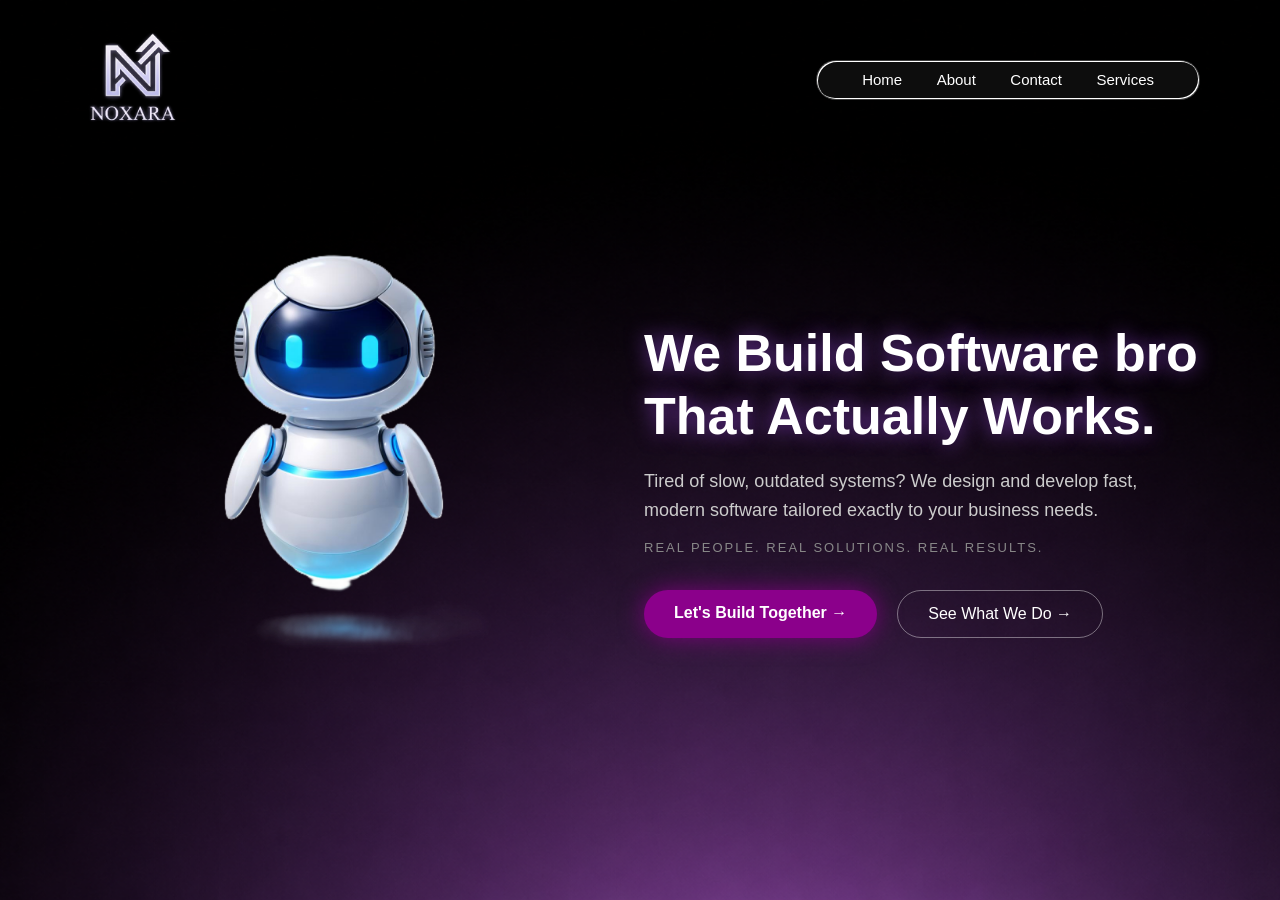
<file: index.html>
<!DOCTYPE html>
<html lang="en">
<head>
    <meta charset="UTF-8">
    <meta name="viewport" content="width=device-width, initial-scale=1.0">
    <title>NOXARA</title>
    <link rel="stylesheet" href="1c.css">
    <link rel="icon" href="icon.jpg">
</head>
<body>

    <div class="top">
        <img class="logo" src="main icon1.png" />
        
        <div id="nav-bar">
            <a href="website-content.html#main-site">Home</a>
            <a href="website-content.html#about-wrap">About</a>
            <a href="website-content.html#contact-wrap">Contact</a>
            <a href="website-content.html#box">Services</a>
        </div>
    </div>

    <div class="main">
        <div class="hero">
            <div class="hero-left">
                <img class="hero-image" src="1.png" alt="Hero Illustration">
            </div>
            
            <div class="hero-right">
                <h1 class="hero-title">We Build Software bro That Actually Works.</h1>
                <p class="hero-sub">Tired of slow, outdated systems? We design and develop fast, modern software tailored exactly to your business needs.</p>
                <p class="hero-tag">Real people. Real solutions. Real results.</p>
                
                <div class="hero-btns">
                    <a href="website-content.html#main-part" class="btn-primary">Let's Build Together →</a>
                    <a href="website-content.html#myh1" class="btn-outline">See What We Do →</a>
                </div>
            </div>
        </div>
    </div>

</body>
</html>
</file>
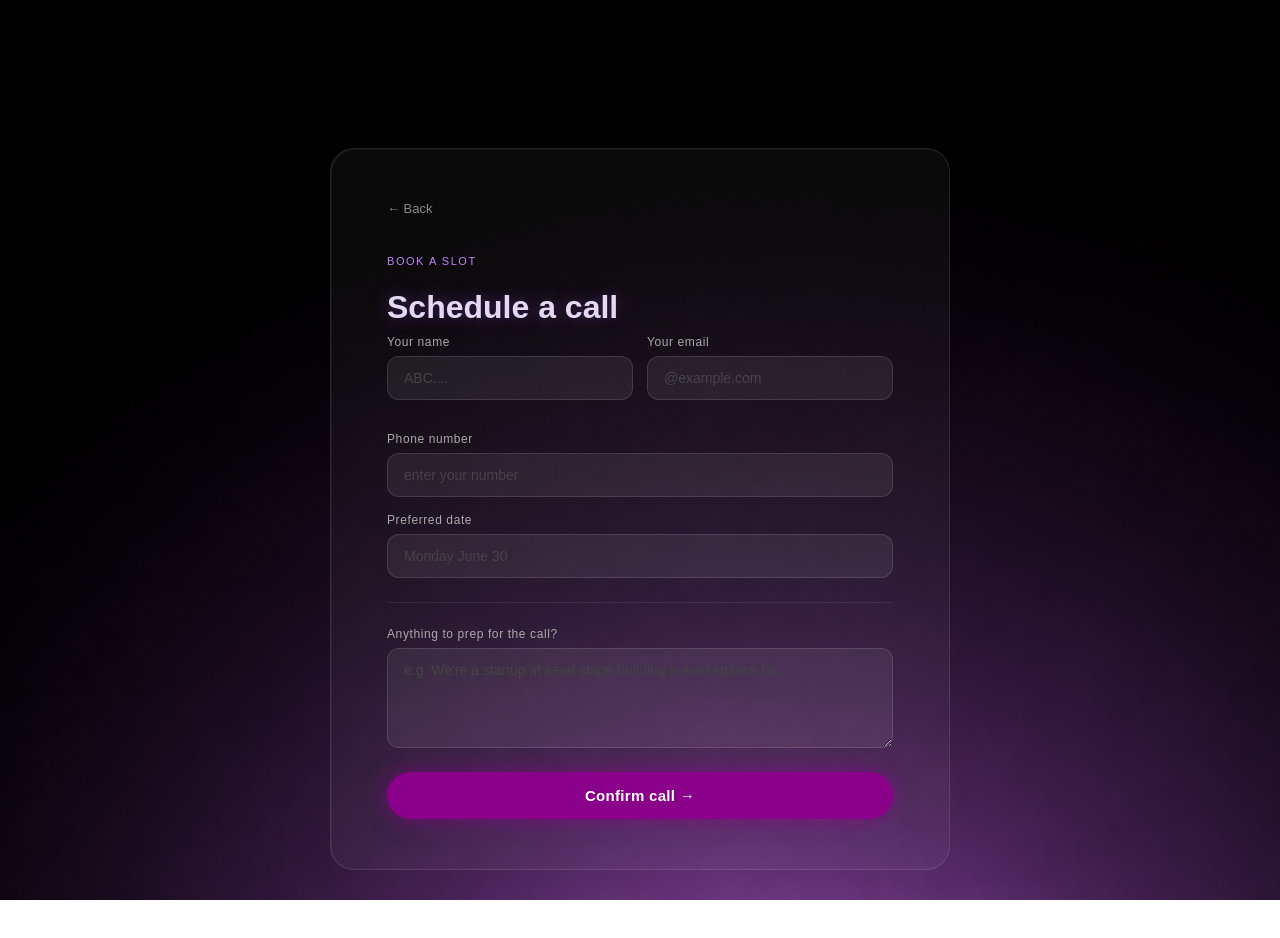
<file: call.html>
<!DOCTYPE html>
<html lang="en">
<head>
    <meta charset="UTF-8">
    <meta name="viewport" content="width=device-width, initial-scale=1.0">
    <title>Schedule a Call — Noxara</title>
    <link rel="icon" href="icon.jpg">
    <link rel="stylesheet" href="call.css">
</head>
<body>
<div class="page">
        <div class="card">

            <a href="javascript:history.back()" class="back">← Back</a>

            <p class="eyebrow">Book a slot</p>
            <h1>Schedule a call</h1>

            <div id="form-body">
                <div class="row">
                    <div class="field">
                        <label>Your name</label>
                        <input type="text" id="name" placeholder="ABC...." />
                    </div>
                    <div class="field">
                        <label>Your email</label>
                        <input type="email" id="email" placeholder="@example.com" />
                    </div>
                </div>

                <div class="field">
                    <label>Phone number</label>
                    <input type="tel" placeholder="enter your number" />
                </div>

                <div class="field">
                    <label>Preferred date</label>
                    <input type="text" id="date" placeholder="Monday June 30" />
                </div>



                <hr>

                <div class="field">
                    <label>Anything to prep for the call?</label>
                    <textarea placeholder="e.g. We're a startup at seed stage building a marketplace for..."></textarea>
                </div>

                <button class="btn">Confirm call →</button>
            </div>


        </div>
    </div>

</body>
</html>
</file>
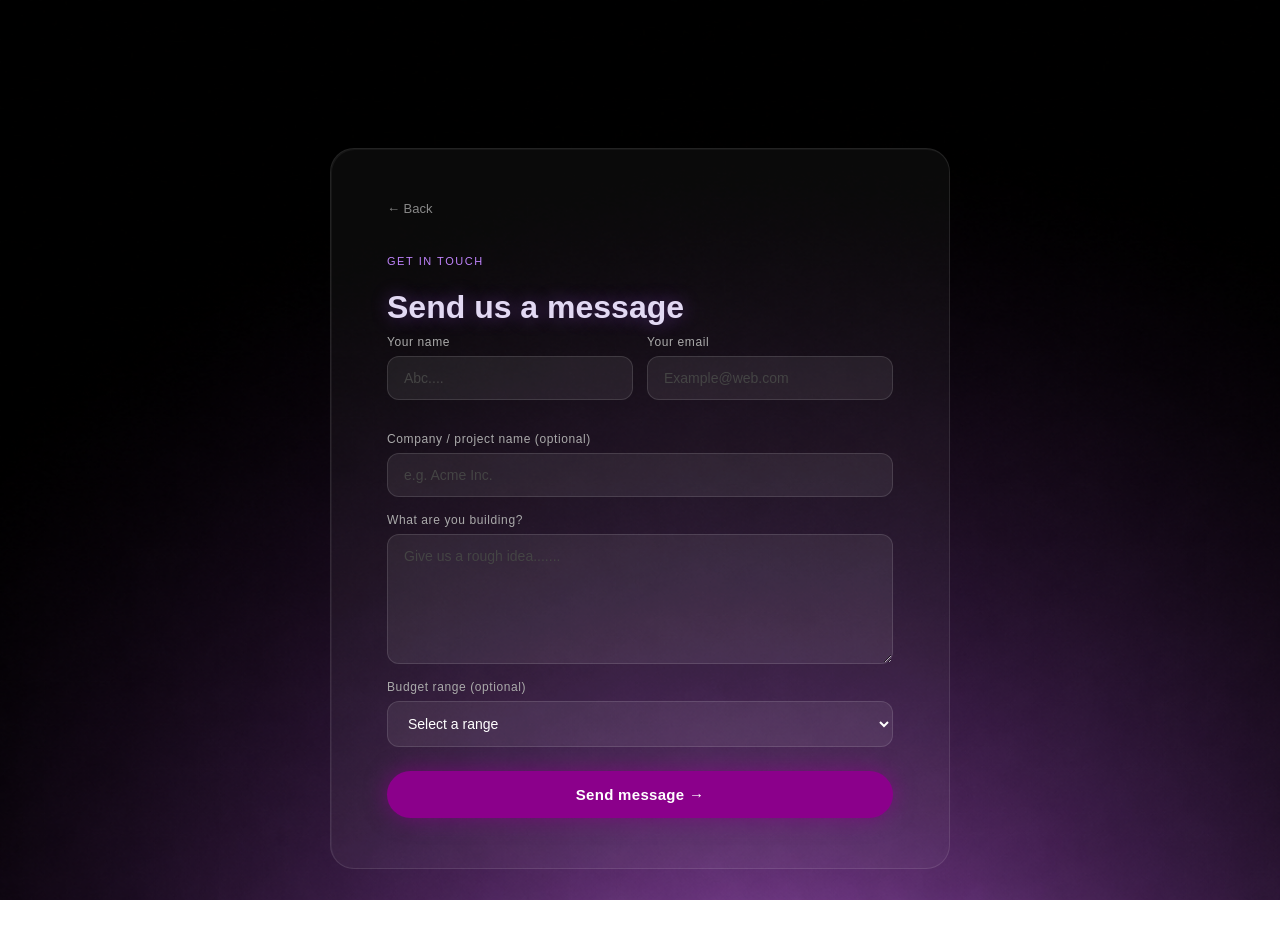
<file: sendmsg.html>
<!DOCTYPE html>
<html lang="en">
<head>
    <meta charset="UTF-8">
    <meta name="viewport" content="width=device-width, initial-scale=1.0">
    <title>Send a Message — Noxara</title>
    <link rel="icon" href="icon.jpg">
    <link rel="stylesheet" href="msg.css">
</head>
<body>

 <div class="page">
        <div class="card">

            <a href="website-content.html#btn-group" class="back">← Back</a>

            <p class="eyebrow">Get in touch</p>
            <h1>Send us a message</h1>

            <div id="form-body">
                <div class="row">
                    <div class="field">
                        <label>Your name</label>
                        <input type="text" id="name" placeholder="Abc...." />
                    </div>
                    <div class="field">
                        <label>Your email</label>
                        <input type="email" id="email" placeholder="Example@web.com" />
                    </div>
                </div>

                <div class="field">
                    <label>Company / project name (optional)</label>
                    <input type="text" placeholder="e.g. Acme Inc." />
                </div>

                <div class="field">
                    <label>What are you building?</label>
                    <textarea id="message" placeholder="Give us a rough idea......."></textarea>
                </div>

                <div class="field">
                    <label>Budget range (optional)</label>
                    <select>
                        <option value="" disabled selected>Select a range</option>
                        <option>Under $5,000</option>
                        <option>$5,000 - $15,000</option>
                        <option>$15,000 - $50,000</option>
                        <option>$50,000+</option>
                        <option>Not sure yet</option>
                    </select>
                </div>

                <button class="btn">Send message →</button>
            </div>


        </div>
    </div>

</body>
</html>
</file>
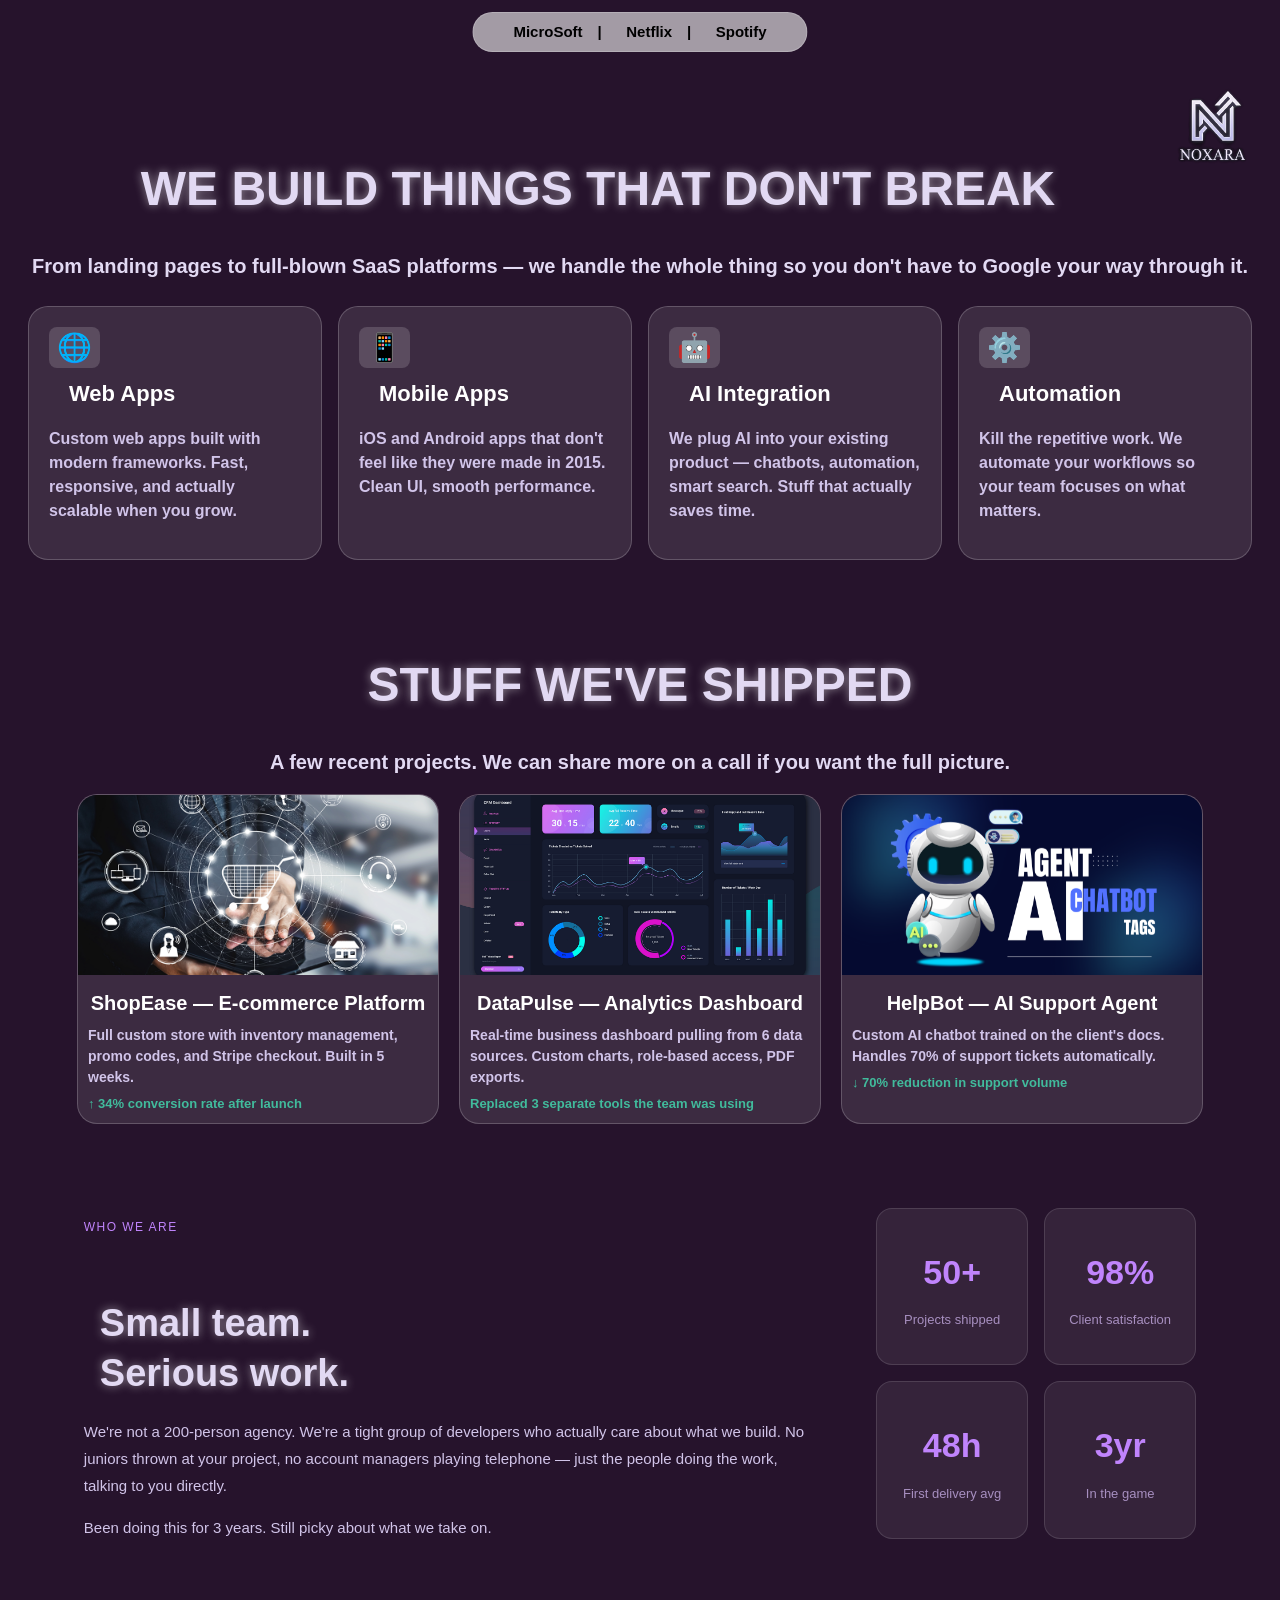
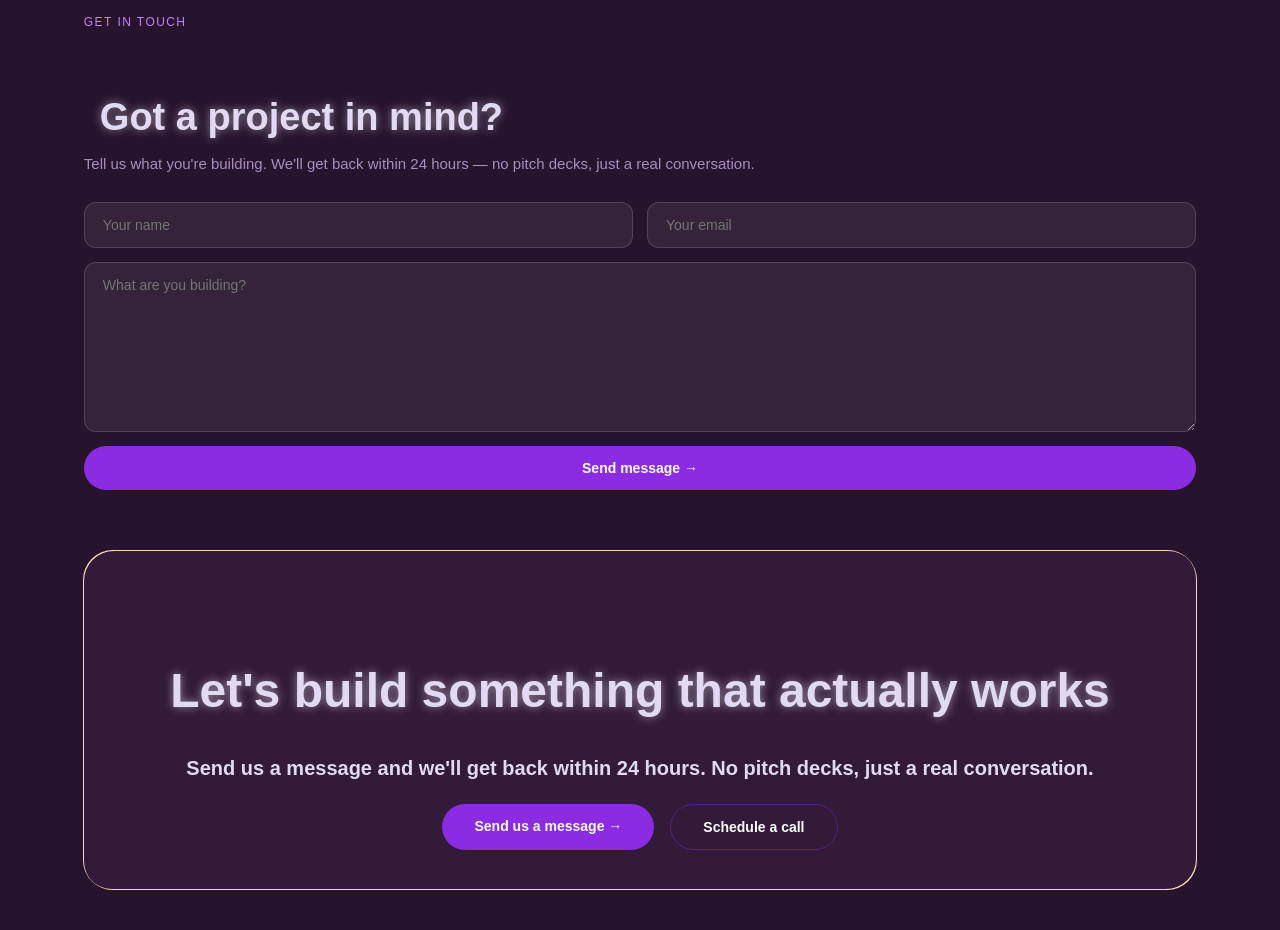
<file: website-content.html>
<!DOCTYPE html>
<html lang="en">
<head>
    <meta charset="UTF-8">
    <meta name="viewport" content="width=device-width, initial-scale=1.0">
    <title>Noxara</title>
    <link rel="stylesheet" href="website-content-css.css">
    <link rel="icon" href="icon.jpg">
</head>
<body>

<div id="main-site">

    <div class="nav-bar">
        <a href="#">MicroSoft&emsp;|</a>
        <a href="#">Netflix&emsp;|</a>
        <a href="#">Spotify</a>
    </div>
    <a href="index.html#main-site">
        <img id="logo" src="main icon1.png" alt="Noxara Logo" />
    </a>

    
    <h1>WE BUILD THINGS THAT DON'T BREAK</h1>
    <h2>From landing pages to full-blown SaaS platforms — we handle the whole thing so you don't have to Google your way through it.</h2>

    <div id="box">
        <div class="min-box">
            <span>🌐</span>
            <h2 class="title">Web Apps</h2>
            <h3>Custom web apps built with modern frameworks. Fast, responsive, and actually scalable when you grow.</h3>
        </div>
        <div class="min-box">
            <span>📱</span>
            <h2 class="title">Mobile Apps</h2>
            <h3>iOS and Android apps that don't feel like they were made in 2015. Clean UI, smooth performance.</h3>
        </div>
        <div class="min-box">
            <span>🤖</span>
            <h2 class="title">AI Integration</h2>
            <h3>We plug AI into your existing product — chatbots, automation, smart search. Stuff that actually saves time.</h3>
        </div>
        <div class="min-box">
            <span>⚙️</span>
            <h2 class="title">Automation</h2>
            <h3>Kill the repetitive work. We automate your workflows so your team focuses on what matters.</h3>
        </div>
    </div>

    <h1 id="myh1">STUFF WE'VE SHIPPED</h1>
    <h2>A few recent projects. We can share more on a call if you want the full picture.</h2>

    <div id="box1">
        <div class="min-box1">
            <img src="SAP-E-Commerce-Platform.webp" alt="ShopEase" />
            <h2 class="title1">ShopEase — E-commerce Platform</h2>
            <h3 class="title-con">Full custom store with inventory management, promo codes, and Stripe checkout. Built in 5 weeks.</h3>
            <h5 class="title-con1">↑ 34% conversion rate after launch</h5>
        </div>
        <div class="min-box1">
            <img src="ss.png" alt="DataPulse" />
            <h2 class="title1">DataPulse — Analytics Dashboard</h2>
            <h3 class="title-con">Real-time business dashboard pulling from 6 data sources. Custom charts, role-based access, PDF exports.</h3>
            <h5 class="title-con1">Replaced 3 separate tools the team was using</h5>
        </div>
        <div class="min-box1">
            <img src="agent.png" alt="HelpBot" />
            <h2 class="title1">HelpBot — AI Support Agent</h2>
            <h3 class="title-con">Custom AI chatbot trained on the client's docs. Handles 70% of support tickets automatically.</h3>
            <h5 class="title-con1">↓ 70% reduction in support volume</h5>
        </div>
    </div>

    
    <div id="about-wrap">
        <div class="about-left">
            <p class="tag">Who we are</p>
            <h1 class="about-h">Small team.<br>Serious work.</h1>
            <p class="about-para">We're not a 200-person agency. We're a tight group of developers who actually care about what we build. No juniors thrown at your project, no account managers playing telephone — just the people doing the work, talking to you directly.</p>
            <p class="about-para">Been doing this for 3 years. Still picky about what we take on.</p>
        </div>
        <div class="about-right">
            <div class="abox">
                <h2 class="b-box">50+</h2>
                <p>Projects shipped</p>
            </div>
            <div class="abox">
                <h2 class="b-box">98%</h2>
                <p>Client satisfaction</p>
            </div>
            <div class="abox">
                <h2 class="b-box">48h</h2>
                <p>First delivery avg</p>
            </div>
            <div class="abox">
                <h2 class="b-box">3yr</h2>
                <p>In the game</p>
            </div>
        </div>
    </div>

    <div id="contact-wrap">
        <p class="tag">Get in touch</p>
        <h1 class="contact-h">Got a project in mind?</h1>
        <p class="contact-sub">Tell us what you're building. We'll get back within 24 hours — no pitch decks, just a real conversation.</p>
        <div class="contact-form">
            <div class="form-row">
                <input type="text" placeholder="Your name" class="finput" />
                <input type="email" placeholder="Your email" class="finput" />
            </div>
            <textarea placeholder="What are you building?" class="ftextarea"></textarea>
            <button class="btn btn-primary">Send message →</button>
        </div>
    </div>

    <div id="main-part">
        <div id="cont">
            <h1>Let's build something that actually works</h1>
            <h2>Send us a message and we'll get back within 24 hours. No pitch decks, just a real conversation.</h2>
        </div>
        <div class="btn-group">
            <a href="sendmsg.html" class="btn btn-primary">Send us a message →</a>
            <a href="call.html" class="btn btn-outline">Schedule a call</a>
        </div>
    </div>

</div>

</body>
</html>
</file>
<file: 1c.css>
* {
    margin: 0;
    padding: 0;
    box-sizing: border-box;
}

body {
    background-image:url('background.png');
    background-size: cover;
    background-repeat: no-repeat;
    color: #ffffff;
    font-family: sans-serif;
    min-height: 100vh;
}

.top {
    display: flex;
    justify-content: space-between;
    align-items: center;
    padding: 30px 80px;
    width: 100%;
    position: fixed;
    top: 0;
    left: 0;
    z-index: 10;
}

.logo {
    height:100px;
}

#nav-bar {
    border: 1px solid rgba(255, 255, 255, 0.2);
    background-color: rgba(255, 255, 255, 0.05);
    border-radius: 30px;
    padding: 10px 30px;
    box-shadow: inset 1px 1px white,inset -1px -1px white;
}

#nav-bar a {
    color: #ffffff;
    text-decoration: none;
    margin: 0 15px;
    font-size: 15px;
    transition: text-shadow 0.3s ease, opacity 0.3s ease;
}

#nav-bar a:hover {
    text-shadow: 0px 0px 7px rgba(218, 147, 212, 0.8);
    opacity: 0.7;
}

.main{
    display: flex;
    align-items: center;
    justify-content: center;
    width: 100%;
    min-height: 100vh;
    padding: 100px 0 40px 0;
}

.hero {
    display: flex;
    justify-content: center;
    align-items: center;
    width: 100%;
    max-width: 1200px;
    padding: 0 40px;
    margin: 0 auto;
}

.hero-left {
    display: flex;
    justify-content: center;
    align-items: center;
    width: 45%;
}

.hero-image {
    width: 100%;
    max-width: 400px;
    height: auto;
    animation: floatRobot 4s ease-in-out infinite;
}

.hero-right {
    width: 55%;
    padding-left: 60px;
}

.hero-title {
    font-size: 52px;
    font-weight: bold;
    line-height: 1.2;
    margin-bottom: 20px;
    text-shadow: 0px 0px 20px rgba(168, 85, 247, 0.6);
}

.hero-sub {
    font-size: 18px;
    color: #cccccc;
    line-height: 1.6;
    margin-bottom: 15px;
}

.hero-tag {
    font-size: 13px;
    color: #888888;
    text-transform: uppercase;
    letter-spacing: 2px;
    margin-bottom: 35px;
}

.hero-btns {
    display: flex;
}

.btn-primary {
    background-color: #8b008b;
    color: #ffffff;
    text-decoration: none;
    padding: 14px 30px;
    border-radius: 30px;
    margin-right: 20px;
    font-weight: bold;
    box-shadow: 0px 0px 25px rgba(139, 0, 139, 0.8);
    transition: all 0.3s ease;
}

.btn-primary:hover {
    box-shadow: 0px 0px 35px rgba(139, 0, 139, 1);
    transform: translateY(-2px);
}

.btn-outline {
    background-color: transparent;
    color: #ffffff;
    text-decoration: none;
    padding: 14px 30px;
    border: 1px solid rgba(255, 255, 255, 0.4);
    border-radius: 30px;
    transition: all 0.3s ease;
}

.btn-outline:hover {
    background-color: rgba(255, 255, 255, 0.05);
    border-color: rgba(255, 255, 255, 0.8);
    transform: translateY(-2px);
}

@keyframes floatRobot {
    0% { transform: translateY(0px); }
    50% { transform: translateY(-15px); }
    100% { transform: translateY(0px); }
}

@media (max-width: 1024px) {
    .hero-title {
        font-size: 40px;
    }
    .top {
        padding: 30px 40px;
    }
}

@media (max-width: 768px) {
    .top {
        position: relative;
        flex-direction: column;
        padding: 20px;
    }
    
    .logo {
        margin-bottom: 20px;
    }

    .nav-bar {
        width: 100%;
        text-align: center;
        padding: 12px;
    }
    
    .nav-bar a {
        margin: 0 10px;
        font-size: 14px;
    }

    .main-wrapper {
        min-height: auto;
        height: auto;
        padding: 40px 20px;
    }

    .hero {
        flex-direction: column;
        padding: 0;
    }

    .hero-left {
        width: 100%;
        margin-bottom: 30px;
    }

    .hero-right {
        width: 100%;
        padding-left: 0;
        text-align: center;
    }

    .hero-btns {
        justify-content: center;
    }
}
</file>
<file: call.css>
* {
    box-sizing: border-box;
}

body {
    background-image: url('background.png');
    background-size: cover;
    background-repeat: no-repeat;
    background-attachment: fixed;
    min-height: 100vh;
    font-family: sans-serif;
    color: #fff;
    display: flex;
    flex-direction: column;
}

.top {
    display: flex;
    justify-content: space-between;
    align-items: center;
    padding: 24px 80px;
    position: fixed;
    top: 0; left: 0;
    width: 100%;
    z-index: 10;
}

.logo { height: 80px; }

.nav-bar {
    border: 1px solid rgba(255,255,255,0.2);
    background-color: rgba(255,255,255,0.05);
    border-radius: 30px;
    padding: 10px 30px;
    box-shadow: inset 1px 1px white, inset -1px -1px white;
}

.nav-bar a {
    color: #fff;
    text-decoration: none;
    margin: 0 15px;
    font-size: 15px;
    transition: text-shadow 0.3s, opacity 0.3s;
}

.nav-bar a:hover {
    text-shadow: 0 0 7px rgba(218,147,212,0.8);
    opacity: 0.7;
}

.page {
    flex: 1;
    display: flex;
    align-items: center;
    justify-content: center;
    padding: 140px 20px 60px;
}

.card {
    background: rgba(255,255,255,0.04);
    border: 1px solid rgba(255,255,255,0.1);
    border-radius: 24px;
    padding: 50px 56px;
    width: 100%;
    max-width: 620px;
    box-shadow: inset 1px 1px rgba(255,255,255,0.05);
}

.eyebrow {
    font-size: 11px;
    letter-spacing: 0.14em;
    text-transform: uppercase;
    color: #c084fc;
    margin-bottom: 12px;
}

h1 {
    font-size: 32px;
    font-weight: 700;
    color: #e2d9f3;
    margin-bottom: 8px;
    text-shadow: 0 0 18px rgba(168,85,247,0.4);
    line-height: 1.2;
}

.sub {
    font-size: 14px;
    color: #888;
    margin-bottom: 36px;
    line-height: 1.7;
}

.row {
    display: flex;
    gap: 14px;
    margin-bottom: 16px;
}

.field {
    flex: 1;
    display: flex;
    flex-direction: column;
    gap: 7px;
    margin-bottom: 16px;
}

label {
    font-size: 12px;
    color: #aaa;
    letter-spacing: 0.05em;
}

.hint {
    font-size: 11px;
    color: #555;
    margin-top: -4px;
}

input, textarea, select {
    background: rgba(255,255,255,0.07);
    border: 1px solid rgba(255,255,255,0.12);
    border-radius: 12px;
    padding: 13px 16px;
    color: #fff;
    font-size: 14px;
    font-family: sans-serif;
    outline: none;
    width: 100%;
    transition: border-color 0.2s, box-shadow 0.2s;
}

input::placeholder, textarea::placeholder { color: #444; }

select option { background: #1a0d2e; }

textarea {
    resize: vertical;
    min-height: 100px;
}

hr {
    border: none;
    border-top: 1px solid rgba(255,255,255,0.08);
    margin: 24px 0;
}

.btn {
    width: 100%;
    padding: 15px;
    border-radius: 30px;
    font-size: 15px;
    font-weight: 700;
    cursor: pointer;
    border: none;
    margin-top: 8px;
    background: #8b008b;
    color: #fff;
    box-shadow: 0 0 22px rgba(139,0,139,0.6);
    transition: box-shadow 0.25s, transform 0.15s;
    letter-spacing: 0.3px;
}

.btn:hover {
    box-shadow: 0 0 34px rgba(139,0,139,0.9);
    transform: translateY(-2px);
}

.btn:active { transform: translateY(0); }

.back {
    display: inline-flex;
    align-items: center;
    gap: 6px;
    color: #888;
    font-size: 13px;
    text-decoration: none;
    margin-bottom: 28px;
    transition: color 0.2s;
}

.back:hover { color: #c084fc; }

.success {
    display: none;
    text-align: center;
    padding: 30px 0 10px;
}

.success-icon { font-size: 52px; margin-bottom: 16px; }

.success h2 {
    font-size: 24px;
    color: #e2d9f3;
    margin-bottom: 10px;
}

.success p {
    color: #888;
    font-size: 14px;
    line-height: 1.7;
}

@media (max-width: 768px) {
    .top { padding: 20px; flex-direction: column; gap: 14px; position: relative; }
    .nav-bar { width: 100%; text-align: center; }
    .page { padding: 30px 16px 50px; }
    .card { padding: 32px 24px; }
    .row { flex-direction: column; gap: 0; }
    .time-grid { grid-template-columns: repeat(2, 1fr); }
}
</file>
<file: msg.css>
* {
    box-sizing: border-box;
}

body {
    background-image: url('background.png');
    background-size: cover;
    background-repeat: no-repeat;
    background-attachment: fixed;
    min-height: 100vh;
    font-family: sans-serif;
    color: #fff;
    display: flex;
    flex-direction: column;
}

.top {
    display: flex;
    justify-content: space-between;
    align-items: center;
    padding: 24px 80px;
    position: fixed;
    top: 0; left: 0;
    width: 100%;
    z-index: 10;
}

.logo { height: 80px; }

.nav-bar {
    border: 1px solid rgba(255,255,255,0.2);
    background-color: rgba(255,255,255,0.05);
    border-radius: 30px;
    padding: 10px 30px;
    box-shadow: inset 1px 1px white, inset -1px -1px white;
}

.nav-bar a {
    color: #fff;
    text-decoration: none;
    margin: 0 15px;
    font-size: 15px;
    transition: text-shadow 0.3s, opacity 0.3s;
}

.nav-bar a:hover {
    text-shadow: 0 0 7px rgba(218,147,212,0.8);
    opacity: 0.7;
}

.page {
    flex: 1;
    display: flex;
    align-items: center;
    justify-content: center;
    padding: 140px 20px 60px;
}

.card {
    background: rgba(255,255,255,0.04);
    border: 1px solid rgba(255,255,255,0.1);
    border-radius: 24px;
    padding: 50px 56px;
    width: 100%;
    max-width: 620px;
    box-shadow: inset 1px 1px rgba(255,255,255,0.05);
}

.eyebrow {
    font-size: 11px;
    letter-spacing: 0.14em;
    text-transform: uppercase;
    color: #c084fc;
    margin-bottom: 12px;
}

h1 {
    font-size: 32px;
    font-weight: 700;
    color: #e2d9f3;
    margin-bottom: 8px;
    text-shadow: 0 0 18px rgba(168,85,247,0.4);
    line-height: 1.2;
}

.sub {
    font-size: 14px;
    color: #888;
    margin-bottom: 36px;
    line-height: 1.7;
}

.row {
    display: flex;
    gap: 14px;
    margin-bottom: 16px;
}

.field {
    flex: 1;
    display: flex;
    flex-direction: column;
    gap: 7px;
    margin-bottom: 16px;
}

label {
    font-size: 12px;
    color: #aaa;
    letter-spacing: 0.05em;
}

input, textarea, select {
    background: rgba(255,255,255,0.07);
    border: 1px solid rgba(255,255,255,0.12);
    border-radius: 12px;
    padding: 13px 16px;
    color: #fff;
    font-size: 14px;
    font-family: sans-serif;
    outline: none;
    width: 100%;
    transition: border-color 0.2s, box-shadow 0.2s;
}

input::placeholder, textarea::placeholder { color: #444; }



select option { background: #1a0d2e; }

textarea {
    resize: vertical;
    min-height: 130px;
}

.btn {
    width: 100%;
    padding: 15px;
    border-radius: 30px;
    font-size: 15px;
    font-weight: 700;
    cursor: pointer;
    border: none;
    margin-top: 8px;
    background: #8b008b;
    color: #fff;
    box-shadow: 0 0 22px rgba(139,0,139,0.6);
    transition: box-shadow 0.25s, transform 0.15s;
    letter-spacing: 0.3px;
}

.btn:hover {
    box-shadow: 0 0 34px rgba(139,0,139,0.9);
    transform: translateY(-2px);
}

.btn:active { transform: translateY(0); }

.back {
    display: inline-flex;
    align-items: center;
    gap: 6px;
    color: #888;
    font-size: 13px;
    text-decoration: none;
    margin-bottom: 28px;
    transition: color 0.2s;
}

.back:hover { color: #c084fc; }

.success {
    display: none;
    text-align: center;
    padding: 30px 0 10px;
}

.success-icon {
    font-size: 52px;
    margin-bottom: 16px;
}

.success h2 {
    font-size: 24px;
    color: #e2d9f3;
    margin-bottom: 10px;
}

.success p {
    color: #888;
    font-size: 14px;
    line-height: 1.7;
}

@media (max-width: 768px) {
    .top { padding: 20px; flex-direction: column; gap: 14px; position: relative; }
    .nav-bar { width: 100%; text-align: center; }
    .page { padding: 30px 16px 50px; }
    .card { padding: 32px 24px; }
    .row { flex-direction: column; gap: 0; }
}
</file>
<file: website-content-css.css>
body {
    background-color: #26132c;
    font-family: 'Inter', sans-serif;
    overflow-x: hidden;
}
#main-site {
    padding-top: 80px;
}

.nav-bar {
    border: 1px solid rgba(255, 255, 255, 0.2);
    background-color: rgba(255, 255, 255, 0.575);
    border-radius: 30px;
    padding: 10px 30px;
    position: fixed;
    top: 12px;
    left: 50%;
    transform: translateX(-50%);
    z-index: 1000;
    white-space: nowrap;
}
.nav-bar a {
    font-weight: 600;
    color: black;
    text-decoration: none;
    margin: 0 10px;
    font-size: 15px;
    transition: opacity 0.2s;
}
.nav-bar a:hover {
    text-shadow: 0px 0px 7px rgba(218, 147, 212, 0.8);
    opacity: 0.7;
}

#logo {
    width: 80px;
    height: 80px;
    float: right;
    margin: 0 20px 10px 0;
    display: block;
}

h1 {
    text-align: center;
    padding-top: 40px;
    font-size: clamp(28px, 5vw, 48px);
    color: #E2D9F3;
    text-shadow: 0px 0px 10px rgba(255, 255, 255, 0.5);
    line-height: 1.2;
    padding-left: 16px;
    padding-right: 16px;
}
h2 {
    text-align: center;
    margin: 12px 20px 0;
    font-size: clamp(14px, 2.5vw, 20px);
    color: #E2D9F3;
    line-height: 1.6;
}
h3 {
    font-size: 16px;
    color: #D1C4E9;
    line-height: 1.5;
}
h5 {
    font-size: 13px;
    color: #D1C4E9;
}

#box {
    display: flex;
    flex-wrap: wrap;
    gap: 16px;
    justify-content: center;
    padding: 24px 20px;
}
.min-box {
    flex: 1 1 220px;
    max-width: 340px;
    min-height: 180px;
    background-color: rgba(255, 255, 255, 0.1);
    border: 1px solid rgba(255, 255, 255, 0.2);
    border-radius: 20px;
    padding: 20px;
    overflow: hidden;
    transition: box-shadow 0.3s ease, transform 0.3s ease;
}
.min-box:hover {
    box-shadow: 0px 0px 15px rgba(255, 255, 255, 0.5);
    transform: scale(1.03);
}
.title {
    font-size: 22px;
    color: #FFFFFF;
    text-align: left;
    margin-top: 8px;
    margin-bottom: 6px;
}
span {
    background-color: rgba(255, 255, 255, 0.158);
    font-size: 28px;
    border-radius: 8px;
    padding: 4px 8px;
    display: inline-block;
}

#box1 {
    display: flex;
    flex-wrap: wrap;
    justify-content: center;
    gap: 20px;
    padding: 16px 20px 24px;
}
.min-box1 {
    flex: 1 1 280px;
    max-width: 360px;
    background-color: rgba(255, 255, 255, 0.1);
    border: 1px solid rgba(255, 255, 255, 0.2);
    border-radius: 20px;
    overflow: hidden;
    transition: box-shadow 0.3s ease, transform 0.3s ease;
}
.min-box1:hover {
    box-shadow: 0px 0px 15px rgba(255, 255, 255, 0.5);
    transform: scale(1.03);
}
.min-box1 img {
    width: 100%;
    height: 180px;
    object-fit: cover;
    display: block;
}
.title1 {
    font-size: 20px;
    color: #FFFFFF;
    margin: 12px 10px 6px;
}
.title-con {
    margin: 0 10px 8px;
    color: #D1C4E9;
    font-size: 14px;
    line-height: 1.5;
}
.title-con1 {
    margin: 0 10px 12px;
    color: #41bb9c;
    font-size: 13px;
    display: block;
}

#about-wrap {
    display: flex;
    justify-content: space-between;
    align-items: flex-start;
    width: 88%;
    margin: 60px auto;
    gap: 60px;
}
.about-left {
    flex: 1;
    min-width: 0;
}
.tag {
    font-size: 12px;
    letter-spacing: 0.12em;
    text-transform: uppercase;
    color: #C084FC;
    margin-bottom: 14px;
    display: block;
}
.about-h {
    font-size: clamp(26px, 4vw, 38px);
    color: #E2D9F3;
    text-align: left;
    margin-bottom: 20px;
    line-height: 1.3;
    text-shadow: 0px 0px 10px rgba(255, 255, 255, 0.5);
    display: block;
}
.about-para {
    color: #D1C4E9;
    font-size: 15px;
    line-height: 1.8;
    margin-bottom: 14px;
    display: block;
    text-align: left;
}
.about-right {
    display: grid;
    grid-template-columns: 1fr 1fr;
    gap: 16px;
    flex: 0 0 auto;
    width: 320px;
}
.abox {
    background-color: rgba(255, 255, 255, 0.07);
    border: 1px solid rgba(255, 255, 255, 0.12);
    border-radius: 16px;
    padding: 24px 20px;
    text-align: center;
}
.b-box {
    font-size: 34px;
    color: #C084FC;
    text-align: center;
    margin-bottom: 6px;
    display: block;
}
.abox p {
    font-size: 13px;
    color: #A78FC0;
    display: block;
    text-align: center;
}
#contact-wrap {
    width: 88%;
    margin: 60px auto;
}
#contact-wrap .tag {
    font-size: 12px;
    letter-spacing: 0.12em;
    text-transform: uppercase;
    color: #C084FC;
    margin-bottom: 14px;
    display: block;
}
.contact-h {
    font-size: clamp(26px, 4vw, 38px);
    color: #E2D9F3;
    text-align: left;
    margin-bottom: 12px;
    text-shadow: 0px 0px 10px rgba(255, 255, 255, 0.5);
    display: block;
}
.contact-sub {
    color: #A78FC0;
    font-size: 15px;
    margin-bottom: 30px;
    display: block;
    text-align: left;
}
.contact-form {
    display: flex;
    flex-direction: column;
    gap: 14px;
}
.form-row {
    display: flex;
    gap: 14px;
}
.finput {
    flex: 1;
    min-width: 0;
    background: rgba(255, 255, 255, 0.07);
    border: 1px solid rgba(255, 255, 255, 0.15);
    border-radius: 12px;
    padding: 14px 18px;
    color: #ffffff;
    font-size: 14px;
    font-family: inherit;
    outline: none;
    transition: border-color 0.2s;
}
.ftextarea {
    background: rgba(255, 255, 255, 0.07);
    border: 1px solid rgba(255, 255, 255, 0.15);
    border-radius: 12px;
    padding: 14px 18px;
    color: #ffffff;
    font-size: 14px;
    font-family: inherit;
    outline: none;
    height: 140px;
    resize: vertical;
    transition: border-color 0.2s;
}

.btn {
    display: inline-block;
    padding: 14px 32px;
    border-radius: 50px;
    font-size: 14px;
    font-weight: 600;
    cursor: pointer;
    text-decoration: none;
    border: none;
    transition: opacity 0.2s, transform 0.15s;
    font-family: 'Inter', sans-serif;
    text-align: center;
}
.btn:hover {
    opacity: 0.85;
    transform: translateY(-2px);
}
.btn-primary {
    background: #8b2be2;
    color: #ffffff;
}
.btn-outline {
    background: transparent;
    border: 1px solid rgba(139, 43, 226, 0.4);
    color: #ffffff;
}
.btn-outline:hover {
    border-color: rgba(139, 43, 226, 0.8);
}
.btn-group {
    display: flex;
    flex-direction: row;
    gap: 16px;
    justify-content: center;
    flex-wrap: wrap;
}

#main-part {
    display: flex;
    flex-direction: column;
    align-items: center;
    justify-content: center;
    width: 85%;
    background-color: rgba(134, 73, 146, 0.13);
    margin: 40px auto;
    border-radius: 30px;
    padding: 40px 20px;
    box-shadow: inset 1px 1px wheat, inset -1px -1px wheat;
}
#cont {
    text-align: center;
    padding-bottom: 20px;
}

@media (max-width: 900px) {
    #about-wrap {
        flex-direction: column;
        gap: 36px;
        width: 92%;
    }
    .about-right {
        width: 100%;
    }
}

@media (max-width: 600px) {
    #main-site {
        padding-top: 70px;
    }
    .nav-bar {
        padding: 8px 18px;
        top: 8px;
    }
    .nav-bar a {
        font-size: 13px;
        margin: 0 6px;
    }
    #logo {
        width: 60px;
        height: 60px;
    }
    #box {
        flex-direction: column;
        align-items: center;
        padding: 16px;
    }
    .min-box {
        width: 90%;
        max-width: 100%;
        flex: none;
    }
    #box1 {
        flex-direction: column;
        align-items: center;
        padding: 16px;
    }
    .min-box1 {
        width: 90%;
        max-width: 100%;
        flex: none;
    }
    #about-wrap {
        width: 92%;
        margin: 40px auto;
    }
    .about-right {
        grid-template-columns: 1fr 1fr;
        width: 100%;
    }
    #contact-wrap {
        width: 92%;
    }
    .form-row {
        flex-direction: column;
    }
    .btn-group {
        flex-direction: column;
        align-items: center;
    }
    .btn {
        width: 100%;
        max-width: 320px;
    }
    #main-part {
        width: 92%;
        padding: 30px 16px;
    }
}
</file>
